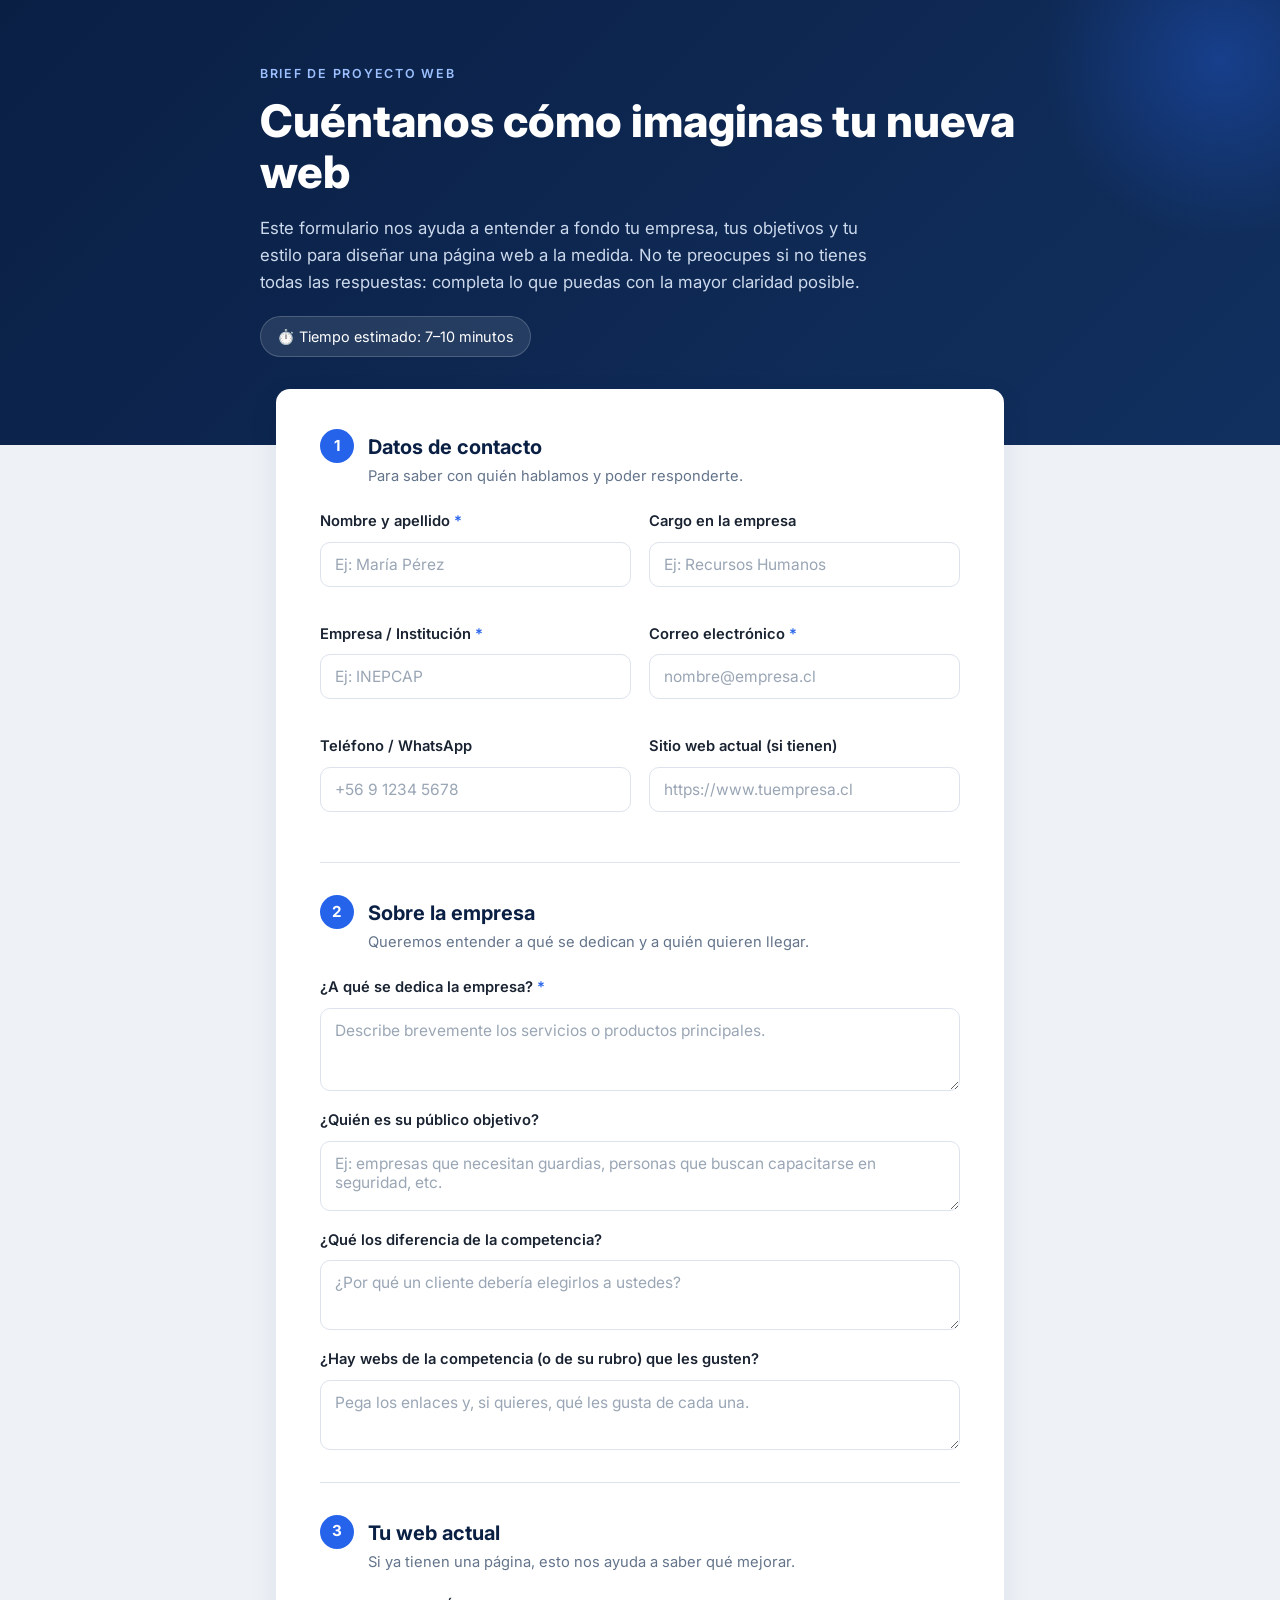
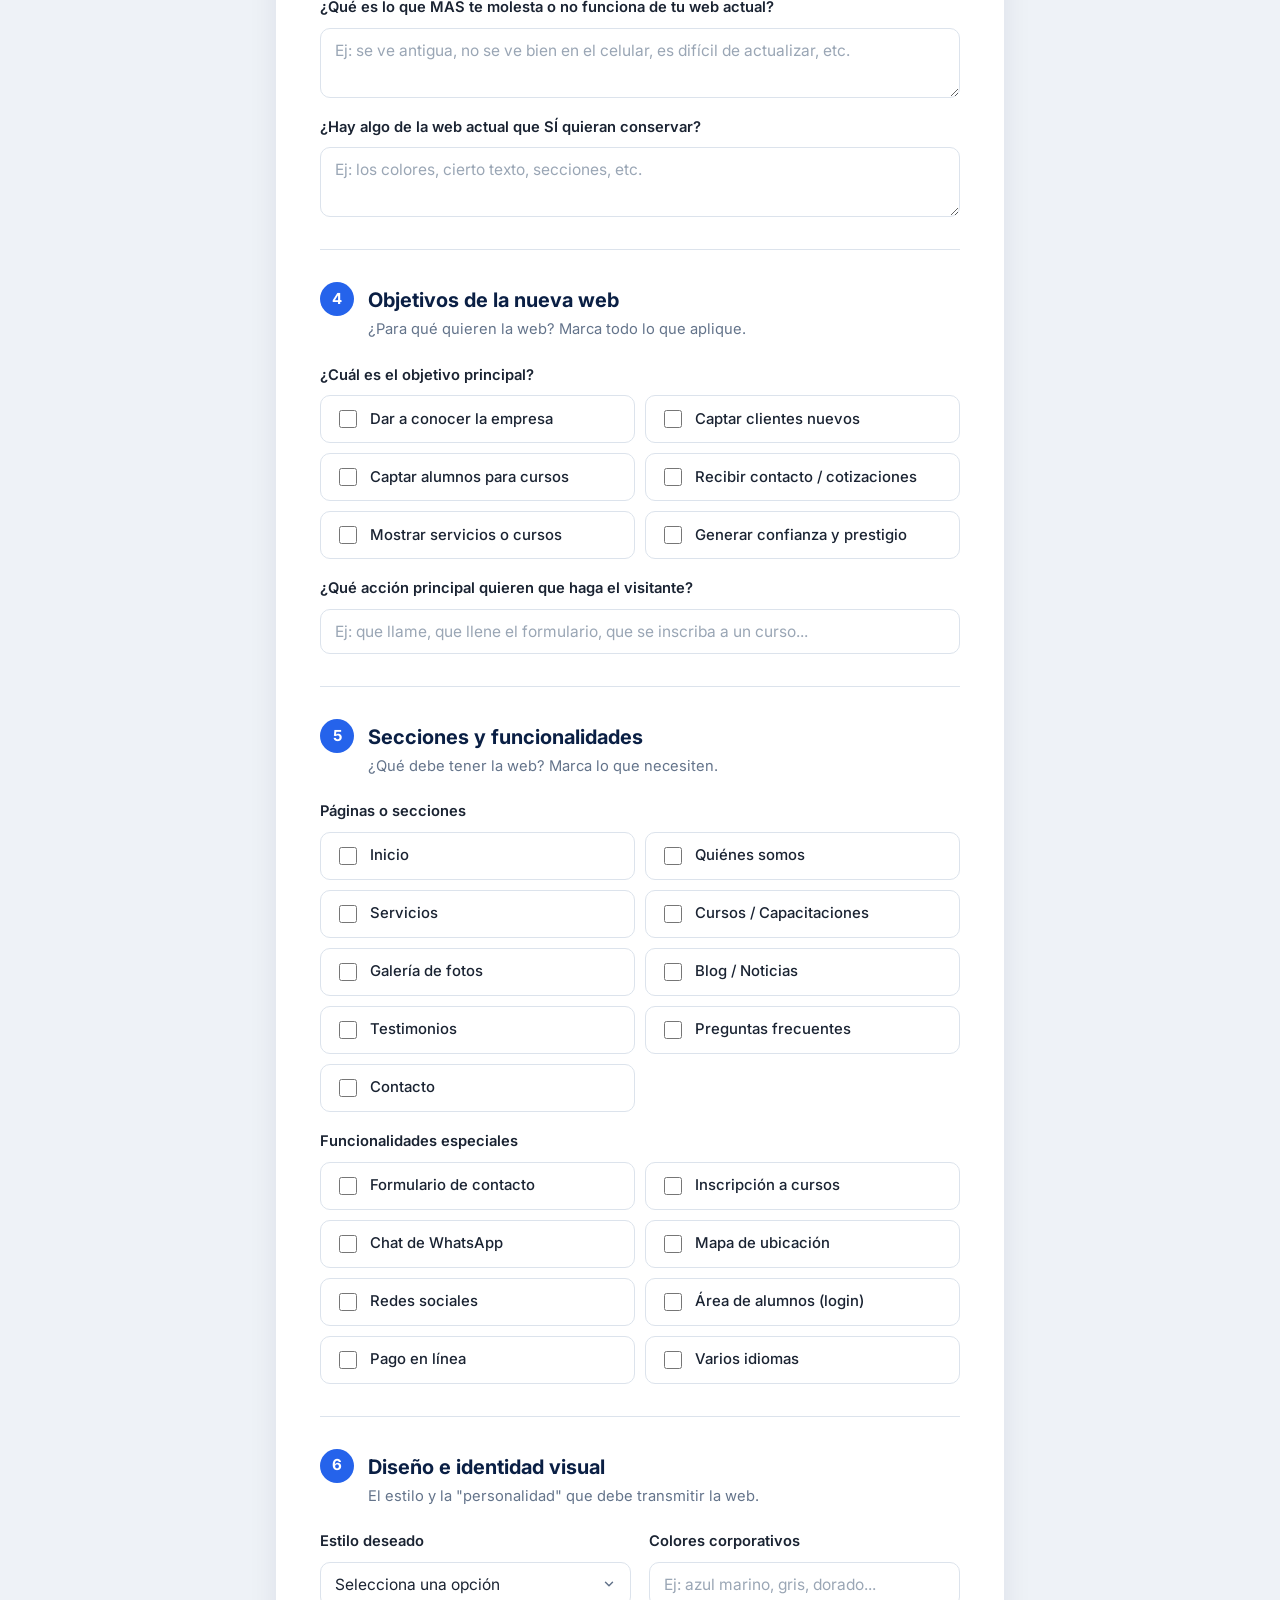
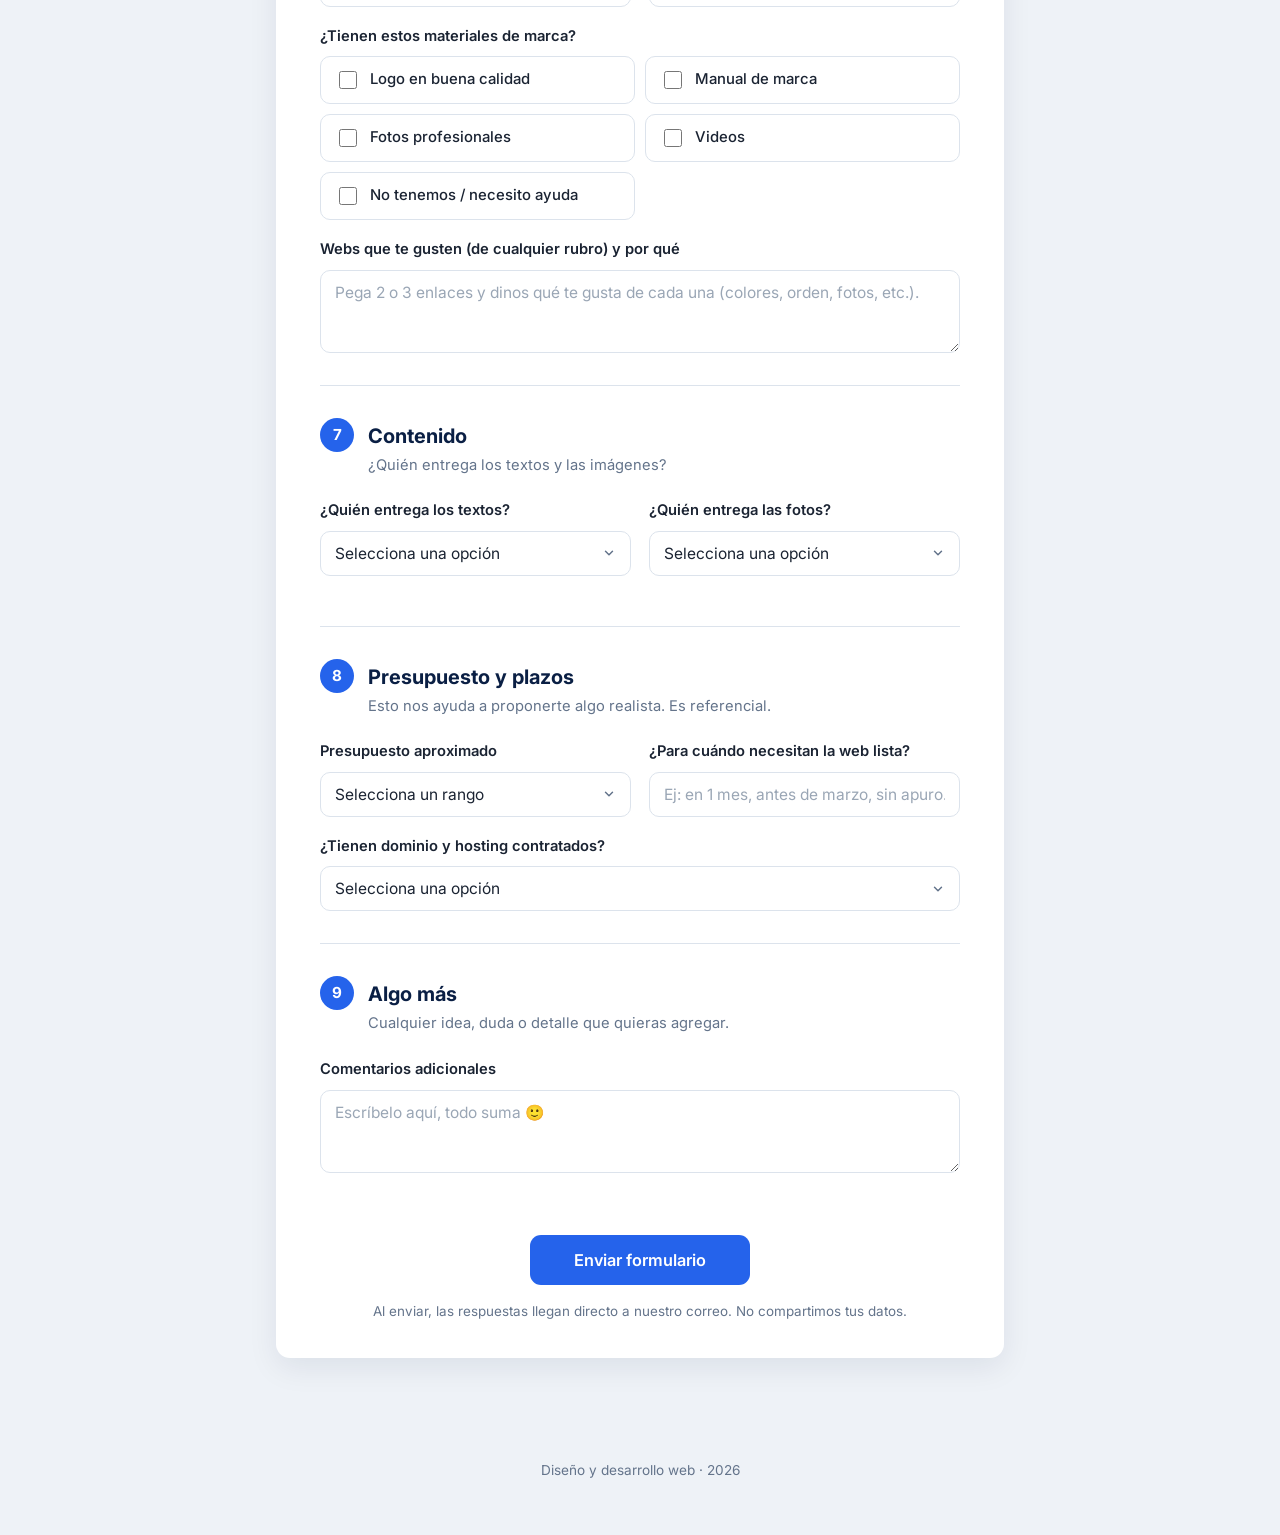
<file: index.html>
<!DOCTYPE html>
<html lang="es">
<head>
  <meta charset="UTF-8" />
  <meta name="viewport" content="width=device-width, initial-scale=1.0" />
  <meta name="description" content="Brief de diseño web — cuéntanos sobre tu proyecto para diseñar la web ideal para tu empresa." />
  <title>Brief de Diseño Web</title>
  <link rel="preconnect" href="https://fonts.googleapis.com" />
  <link rel="preconnect" href="https://fonts.gstatic.com" crossorigin />
  <link href="https://fonts.googleapis.com/css2?family=Inter:wght@400;500;600;700;800&display=swap" rel="stylesheet" />
  <link rel="stylesheet" href="styles.css" />
</head>
<body>
  <!-- ===== Encabezado ===== -->
  <header class="hero">
    <div class="hero__inner">
      <p class="hero__eyebrow">Brief de proyecto web</p>
      <h1 class="hero__title">Cuéntanos cómo imaginas tu nueva web</h1>
      <p class="hero__subtitle">
        Este formulario nos ayuda a entender a fondo tu empresa, tus objetivos y tu estilo
        para diseñar una página web a la medida. No te preocupes si no tienes todas las
        respuestas: completa lo que puedas con la mayor claridad posible.
      </p>
      <p class="hero__time">⏱️ Tiempo estimado: 7–10 minutos</p>
    </div>
  </header>

  <main class="container">
    <form id="briefForm" class="form" novalidate>
      <!-- Campos especiales de Web3Forms -->
      <!-- 👉 IMPORTANTE: reemplaza el valor de abajo por TU access key de https://web3forms.com -->
      <input type="hidden" name="access_key" value="11aa802f-81ee-4cd4-90ea-7e27ccbe42a5" />
      <input type="hidden" name="subject" value="Nuevo brief de diseño web 🎨" />
      <input type="hidden" name="from_name" value="Formulario Brief Web" />
      <!-- Honeypot anti-spam: debe quedar vacío -->
      <input type="checkbox" name="botcheck" class="hidden" style="display:none" tabindex="-1" autocomplete="off" />

      <!-- ===== Sección 1: Datos de contacto ===== -->
      <section class="section">
        <div class="section__head">
          <span class="section__num">1</span>
          <div>
            <h2 class="section__title">Datos de contacto</h2>
            <p class="section__desc">Para saber con quién hablamos y poder responderte.</p>
          </div>
        </div>

        <div class="grid">
          <div class="field">
            <label for="nombre">Nombre y apellido <span class="req">*</span></label>
            <input id="nombre" name="Nombre de contacto" type="text" placeholder="Ej: María Pérez" required />
          </div>
          <div class="field">
            <label for="cargo">Cargo en la empresa</label>
            <input id="cargo" name="Cargo" type="text" placeholder="Ej: Recursos Humanos" />
          </div>
          <div class="field">
            <label for="empresa">Empresa / Institución <span class="req">*</span></label>
            <input id="empresa" name="Empresa" type="text" placeholder="Ej: INEPCAP" required />
          </div>
          <div class="field">
            <label for="email">Correo electrónico <span class="req">*</span></label>
            <input id="email" name="email" type="email" placeholder="nombre@empresa.cl" required />
          </div>
          <div class="field">
            <label for="telefono">Teléfono / WhatsApp</label>
            <input id="telefono" name="Telefono" type="tel" placeholder="+56 9 1234 5678" />
          </div>
          <div class="field">
            <label for="web">Sitio web actual (si tienen)</label>
            <input id="web" name="Sitio web actual" type="text" placeholder="https://www.tuempresa.cl" />
          </div>
        </div>
      </section>

      <!-- ===== Sección 2: Sobre la empresa ===== -->
      <section class="section">
        <div class="section__head">
          <span class="section__num">2</span>
          <div>
            <h2 class="section__title">Sobre la empresa</h2>
            <p class="section__desc">Queremos entender a qué se dedican y a quién quieren llegar.</p>
          </div>
        </div>

        <div class="field">
          <label for="rubro">¿A qué se dedica la empresa? <span class="req">*</span></label>
          <textarea id="rubro" name="A que se dedica" rows="3" placeholder="Describe brevemente los servicios o productos principales." required></textarea>
        </div>

        <div class="field">
          <label for="publico">¿Quién es su público objetivo?</label>
          <textarea id="publico" name="Publico objetivo" rows="2" placeholder="Ej: empresas que necesitan guardias, personas que buscan capacitarse en seguridad, etc."></textarea>
        </div>

        <div class="field">
          <label for="diferencia">¿Qué los diferencia de la competencia?</label>
          <textarea id="diferencia" name="Diferencia con la competencia" rows="2" placeholder="¿Por qué un cliente debería elegirlos a ustedes?"></textarea>
        </div>

        <div class="field">
          <label for="competencia">¿Hay webs de la competencia (o de su rubro) que les gusten?</label>
          <textarea id="competencia" name="Webs de competencia que gustan" rows="2" placeholder="Pega los enlaces y, si quieres, qué les gusta de cada una."></textarea>
        </div>
      </section>

      <!-- ===== Sección 3: La web actual ===== -->
      <section class="section">
        <div class="section__head">
          <span class="section__num">3</span>
          <div>
            <h2 class="section__title">Tu web actual</h2>
            <p class="section__desc">Si ya tienen una página, esto nos ayuda a saber qué mejorar.</p>
          </div>
        </div>

        <div class="field">
          <label for="molesta">¿Qué es lo que MÁS te molesta o no funciona de tu web actual?</label>
          <textarea id="molesta" name="Que molesta de la web actual" rows="2" placeholder="Ej: se ve antigua, no se ve bien en el celular, es difícil de actualizar, etc."></textarea>
        </div>

        <div class="field">
          <label for="rescatar">¿Hay algo de la web actual que SÍ quieran conservar?</label>
          <textarea id="rescatar" name="Que conservar de la web actual" rows="2" placeholder="Ej: los colores, cierto texto, secciones, etc."></textarea>
        </div>
      </section>

      <!-- ===== Sección 4: Objetivos ===== -->
      <section class="section">
        <div class="section__head">
          <span class="section__num">4</span>
          <div>
            <h2 class="section__title">Objetivos de la nueva web</h2>
            <p class="section__desc">¿Para qué quieren la web? Marca todo lo que aplique.</p>
          </div>
        </div>

        <div class="field">
          <span class="group-label">¿Cuál es el objetivo principal?</span>
          <div class="checks">
            <label class="check"><input type="checkbox" name="Objetivos" value="Dar a conocer la empresa (imagen / presencia)" /> <span>Dar a conocer la empresa</span></label>
            <label class="check"><input type="checkbox" name="Objetivos" value="Captar clientes nuevos" /> <span>Captar clientes nuevos</span></label>
            <label class="check"><input type="checkbox" name="Objetivos" value="Captar alumnos para cursos" /> <span>Captar alumnos para cursos</span></label>
            <label class="check"><input type="checkbox" name="Objetivos" value="Recibir solicitudes de contacto / cotización" /> <span>Recibir contacto / cotizaciones</span></label>
            <label class="check"><input type="checkbox" name="Objetivos" value="Mostrar servicios o cursos" /> <span>Mostrar servicios o cursos</span></label>
            <label class="check"><input type="checkbox" name="Objetivos" value="Generar confianza / profesionalismo" /> <span>Generar confianza y prestigio</span></label>
          </div>
        </div>

        <div class="field">
          <label for="accion">¿Qué acción principal quieren que haga el visitante?</label>
          <input id="accion" name="Accion deseada del visitante" type="text" placeholder="Ej: que llame, que llene el formulario, que se inscriba a un curso..." />
        </div>
      </section>

      <!-- ===== Sección 5: Secciones y funcionalidades ===== -->
      <section class="section">
        <div class="section__head">
          <span class="section__num">5</span>
          <div>
            <h2 class="section__title">Secciones y funcionalidades</h2>
            <p class="section__desc">¿Qué debe tener la web? Marca lo que necesiten.</p>
          </div>
        </div>

        <div class="field">
          <span class="group-label">Páginas o secciones</span>
          <div class="checks">
            <label class="check"><input type="checkbox" name="Secciones" value="Inicio" /> <span>Inicio</span></label>
            <label class="check"><input type="checkbox" name="Secciones" value="Quiénes somos / Nosotros" /> <span>Quiénes somos</span></label>
            <label class="check"><input type="checkbox" name="Secciones" value="Servicios" /> <span>Servicios</span></label>
            <label class="check"><input type="checkbox" name="Secciones" value="Cursos / Capacitaciones" /> <span>Cursos / Capacitaciones</span></label>
            <label class="check"><input type="checkbox" name="Secciones" value="Galería de fotos" /> <span>Galería de fotos</span></label>
            <label class="check"><input type="checkbox" name="Secciones" value="Blog / Noticias" /> <span>Blog / Noticias</span></label>
            <label class="check"><input type="checkbox" name="Secciones" value="Testimonios" /> <span>Testimonios</span></label>
            <label class="check"><input type="checkbox" name="Secciones" value="Preguntas frecuentes" /> <span>Preguntas frecuentes</span></label>
            <label class="check"><input type="checkbox" name="Secciones" value="Contacto" /> <span>Contacto</span></label>
          </div>
        </div>

        <div class="field">
          <span class="group-label">Funcionalidades especiales</span>
          <div class="checks">
            <label class="check"><input type="checkbox" name="Funcionalidades" value="Formulario de contacto" /> <span>Formulario de contacto</span></label>
            <label class="check"><input type="checkbox" name="Funcionalidades" value="Inscripción a cursos en línea" /> <span>Inscripción a cursos</span></label>
            <label class="check"><input type="checkbox" name="Funcionalidades" value="Botón / chat de WhatsApp" /> <span>Chat de WhatsApp</span></label>
            <label class="check"><input type="checkbox" name="Funcionalidades" value="Mapa de ubicación" /> <span>Mapa de ubicación</span></label>
            <label class="check"><input type="checkbox" name="Funcionalidades" value="Integración con redes sociales" /> <span>Redes sociales</span></label>
            <label class="check"><input type="checkbox" name="Funcionalidades" value="Área de alumnos / login" /> <span>Área de alumnos (login)</span></label>
            <label class="check"><input type="checkbox" name="Funcionalidades" value="Pago en línea" /> <span>Pago en línea</span></label>
            <label class="check"><input type="checkbox" name="Funcionalidades" value="Sitio en varios idiomas" /> <span>Varios idiomas</span></label>
          </div>
        </div>
      </section>

      <!-- ===== Sección 6: Diseño e identidad ===== -->
      <section class="section">
        <div class="section__head">
          <span class="section__num">6</span>
          <div>
            <h2 class="section__title">Diseño e identidad visual</h2>
            <p class="section__desc">El estilo y la "personalidad" que debe transmitir la web.</p>
          </div>
        </div>

        <div class="grid">
          <div class="field">
            <label for="estilo">Estilo deseado</label>
            <select id="estilo" name="Estilo deseado">
              <option value="" disabled selected>Selecciona una opción</option>
              <option>Moderno y minimalista</option>
              <option>Corporativo y serio</option>
              <option>Profesional con autoridad (seguridad)</option>
              <option>Cercano y amigable</option>
              <option>Elegante / premium</option>
              <option>Aún no lo tengo claro</option>
            </select>
          </div>
          <div class="field">
            <label for="colores">Colores corporativos</label>
            <input id="colores" name="Colores corporativos" type="text" placeholder="Ej: azul marino, gris, dorado..." />
          </div>
        </div>

        <div class="field">
          <span class="group-label">¿Tienen estos materiales de marca?</span>
          <div class="checks">
            <label class="check"><input type="checkbox" name="Materiales de marca" value="Logo en buena calidad" /> <span>Logo en buena calidad</span></label>
            <label class="check"><input type="checkbox" name="Materiales de marca" value="Manual de marca" /> <span>Manual de marca</span></label>
            <label class="check"><input type="checkbox" name="Materiales de marca" value="Fotos profesionales" /> <span>Fotos profesionales</span></label>
            <label class="check"><input type="checkbox" name="Materiales de marca" value="Videos" /> <span>Videos</span></label>
            <label class="check"><input type="checkbox" name="Materiales de marca" value="No tenemos, necesitamos ayuda" /> <span>No tenemos / necesito ayuda</span></label>
          </div>
        </div>

        <div class="field">
          <label for="referencias">Webs que te gusten (de cualquier rubro) y por qué</label>
          <textarea id="referencias" name="Webs de referencia" rows="3" placeholder="Pega 2 o 3 enlaces y dinos qué te gusta de cada una (colores, orden, fotos, etc.)."></textarea>
        </div>
      </section>

      <!-- ===== Sección 7: Contenido ===== -->
      <section class="section">
        <div class="section__head">
          <span class="section__num">7</span>
          <div>
            <h2 class="section__title">Contenido</h2>
            <p class="section__desc">¿Quién entrega los textos y las imágenes?</p>
          </div>
        </div>

        <div class="grid">
          <div class="field">
            <label for="textos">¿Quién entrega los textos?</label>
            <select id="textos" name="Quien entrega los textos">
              <option value="" disabled selected>Selecciona una opción</option>
              <option>Nosotros entregamos los textos</option>
              <option>Tenemos parte, necesitamos ayuda con el resto</option>
              <option>Necesitamos que ustedes los redacten</option>
            </select>
          </div>
          <div class="field">
            <label for="fotos">¿Quién entrega las fotos?</label>
            <select id="fotos" name="Quien entrega las fotos">
              <option value="" disabled selected>Selecciona una opción</option>
              <option>Nosotros entregamos las fotos</option>
              <option>Tenemos algunas, faltan más</option>
              <option>Necesitamos fotos / banco de imágenes</option>
            </select>
          </div>
        </div>
      </section>

      <!-- ===== Sección 8: Presupuesto y plazos ===== -->
      <section class="section">
        <div class="section__head">
          <span class="section__num">8</span>
          <div>
            <h2 class="section__title">Presupuesto y plazos</h2>
            <p class="section__desc">Esto nos ayuda a proponerte algo realista. Es referencial.</p>
          </div>
        </div>

        <div class="grid">
          <div class="field">
            <label for="presupuesto">Presupuesto aproximado</label>
            <select id="presupuesto" name="Presupuesto aproximado">
              <option value="" disabled selected>Selecciona un rango</option>
              <option>Menos de $300.000 CLP</option>
              <option>$300.000 – $600.000 CLP</option>
              <option>$600.000 – $1.000.000 CLP</option>
              <option>$1.000.000 – $2.000.000 CLP</option>
              <option>Más de $2.000.000 CLP</option>
              <option>Aún no lo tengo definido</option>
            </select>
          </div>
          <div class="field">
            <label for="plazo">¿Para cuándo necesitan la web lista?</label>
            <input id="plazo" name="Plazo deseado" type="text" placeholder="Ej: en 1 mes, antes de marzo, sin apuro..." />
          </div>
        </div>

        <div class="field">
          <label for="hosting">¿Tienen dominio y hosting contratados?</label>
          <select id="hosting" name="Dominio y hosting">
            <option value="" disabled selected>Selecciona una opción</option>
            <option>Sí, tenemos dominio y hosting</option>
            <option>Tenemos solo el dominio</option>
            <option>No tenemos, necesitamos ayuda</option>
            <option>No sé qué es eso</option>
          </select>
        </div>
      </section>

      <!-- ===== Sección 9: Comentarios ===== -->
      <section class="section">
        <div class="section__head">
          <span class="section__num">9</span>
          <div>
            <h2 class="section__title">Algo más</h2>
            <p class="section__desc">Cualquier idea, duda o detalle que quieras agregar.</p>
          </div>
        </div>

        <div class="field">
          <label for="comentarios">Comentarios adicionales</label>
          <textarea id="comentarios" name="Comentarios adicionales" rows="3" placeholder="Escríbelo aquí, todo suma 🙂"></textarea>
        </div>
      </section>

      <!-- ===== Acciones ===== -->
      <div class="form__footer">
        <p id="formError" class="form__error" role="alert" hidden></p>
        <button type="submit" class="btn" id="submitBtn">
          <span class="btn__text">Enviar formulario</span>
          <span class="btn__spinner" aria-hidden="true"></span>
        </button>
        <p class="form__note">Al enviar, las respuestas llegan directo a nuestro correo. No compartimos tus datos.</p>
      </div>
    </form>

    <!-- ===== Pantalla de éxito ===== -->
    <div id="successPanel" class="success" hidden>
      <div class="success__icon">✓</div>
      <h2 class="success__title">¡Gracias! Recibimos tu brief 🎉</h2>
      <p class="success__text">
        Revisaremos tus respuestas con calma y te contactaremos a la brevedad para dar el
        siguiente paso. Si necesitas agregar algo, escríbenos cuando quieras.
      </p>
    </div>
  </main>

  <footer class="footer">
    <p>Diseño y desarrollo web · <span id="year"></span></p>
  </footer>

  <script src="script.js"></script>
</body>
</html>
</file>
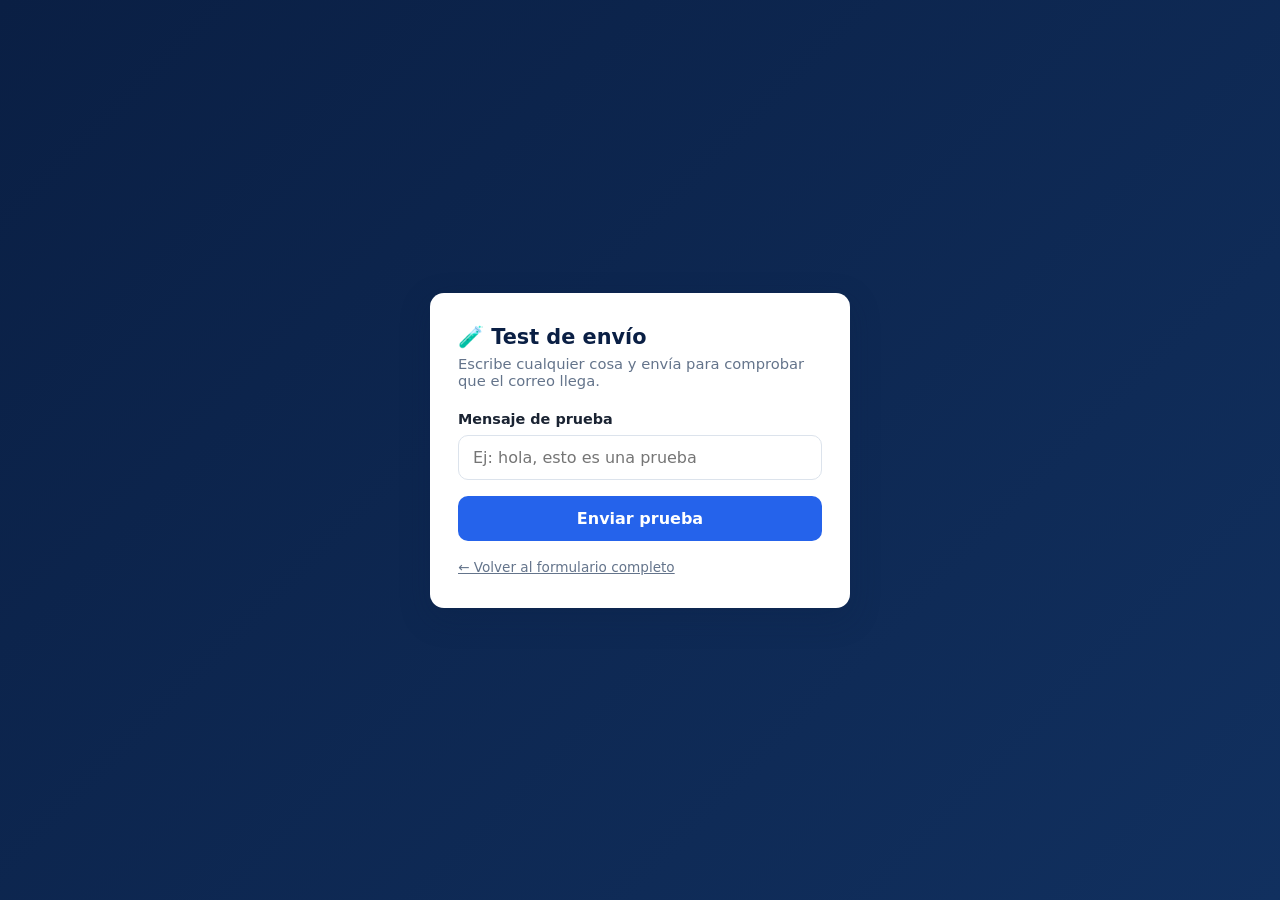
<file: testform/index.html>
<!DOCTYPE html>
<html lang="es">
<head>
  <meta charset="UTF-8" />
  <meta name="viewport" content="width=device-width, initial-scale=1.0" />
  <title>Test de envío — Formulario</title>
  <style>
    * { box-sizing: border-box; }
    body {
      margin: 0;
      min-height: 100vh;
      display: grid;
      place-items: center;
      padding: 24px;
      font-family: "Inter", system-ui, -apple-system, "Segoe UI", Roboto, sans-serif;
      background: linear-gradient(135deg, #0a1f44 0%, #11305f 100%);
      color: #1a2332;
    }
    .card {
      background: #fff;
      width: 100%;
      max-width: 420px;
      border-radius: 14px;
      box-shadow: 0 10px 30px rgba(10, 31, 68, 0.25);
      padding: 32px 28px;
    }
    h1 { font-size: 1.3rem; margin: 0 0 6px; color: #0a1f44; }
    p.sub { margin: 0 0 22px; color: #64748b; font-size: 0.92rem; }
    label { display: block; font-weight: 600; font-size: 0.9rem; margin-bottom: 8px; }
    input[type="text"] {
      width: 100%;
      padding: 12px 14px;
      border: 1.5px solid #dce3ec;
      border-radius: 10px;
      font-size: 1rem;
      font-family: inherit;
    }
    input[type="text"]:focus {
      outline: none;
      border-color: #2563eb;
      box-shadow: 0 0 0 3px rgba(37, 99, 235, 0.14);
    }
    button {
      width: 100%;
      margin-top: 16px;
      padding: 13px;
      background: #2563eb;
      color: #fff;
      border: none;
      border-radius: 10px;
      font-size: 1rem;
      font-weight: 600;
      font-family: inherit;
      cursor: pointer;
    }
    button:hover { background: #1d4ed8; }
    button:disabled { opacity: 0.7; cursor: not-allowed; }
    .msg { margin-top: 16px; font-size: 0.9rem; padding: 12px 14px; border-radius: 10px; display: none; }
    .msg.ok { display: block; background: #f0fdf4; color: #16a34a; border: 1px solid #bbf7d0; }
    .msg.err { display: block; background: #fef2f2; color: #dc2626; border: 1px solid #fecaca; }
    a.back { display: inline-block; margin-top: 18px; color: #64748b; font-size: 0.85rem; }
  </style>
</head>
<body>
  <div class="card">
    <h1>🧪 Test de envío</h1>
    <p class="sub">Escribe cualquier cosa y envía para comprobar que el correo llega.</p>

    <form id="testForm">
      <input type="hidden" name="access_key" value="11aa802f-81ee-4cd4-90ea-7e27ccbe42a5" />
      <input type="hidden" name="subject" value="🧪 PRUEBA de envío (testform)" />
      <input type="hidden" name="from_name" value="Test Form" />
      <input type="checkbox" name="botcheck" style="display:none" tabindex="-1" autocomplete="off" />

      <label for="mensaje">Mensaje de prueba</label>
      <input id="mensaje" name="Mensaje de prueba" type="text" placeholder="Ej: hola, esto es una prueba" required />

      <button type="submit" id="btn">Enviar prueba</button>
    </form>

    <div id="msg" class="msg"></div>
    <a class="back" href="../index.html">← Volver al formulario completo</a>
  </div>

  <script>
    const form = document.getElementById("testForm");
    const btn = document.getElementById("btn");
    const msg = document.getElementById("msg");

    form.addEventListener("submit", async (e) => {
      e.preventDefault();
      msg.className = "msg";
      btn.disabled = true;
      btn.textContent = "Enviando...";

      const data = Object.fromEntries(new FormData(form).entries());
      delete data.botcheck;

      try {
        const res = await fetch("https://api.web3forms.com/submit", {
          method: "POST",
          headers: { "Content-Type": "application/json", Accept: "application/json" },
          body: JSON.stringify(data),
        });
        const result = await res.json();
        if (res.ok && result.success) {
          msg.className = "msg ok";
          msg.textContent = "✅ ¡Enviado! Revisa tu correo (mira también en spam el primer envío).";
          form.reset();
        } else {
          throw new Error(result.message || "Error desconocido");
        }
      } catch (err) {
        msg.className = "msg err";
        msg.textContent = "❌ No se pudo enviar: " + err.message;
      } finally {
        btn.disabled = false;
        btn.textContent = "Enviar prueba";
      }
    });
  </script>
</body>
</html>
</file>
<file: styles.css>
/* ===== Variables ===== */
:root {
  --navy: #0a1f44;
  --navy-700: #11305f;
  --accent: #2563eb;
  --accent-dark: #1d4ed8;
  --bg: #eef2f7;
  --card: #ffffff;
  --text: #1a2332;
  --muted: #64748b;
  --line: #dce3ec;
  --ok: #16a34a;
  --err: #dc2626;
  --radius: 14px;
  --shadow: 0 10px 30px rgba(10, 31, 68, 0.08);
}

/* ===== Reset ===== */
*,
*::before,
*::after {
  box-sizing: border-box;
}

html {
  scroll-behavior: smooth;
}

body {
  margin: 0;
  font-family: "Inter", system-ui, -apple-system, "Segoe UI", Roboto, sans-serif;
  color: var(--text);
  background: var(--bg);
  line-height: 1.6;
  -webkit-font-smoothing: antialiased;
}

/* ===== Hero ===== */
.hero {
  background: linear-gradient(135deg, var(--navy) 0%, var(--navy-700) 100%);
  color: #fff;
  padding: 64px 24px 88px;
  position: relative;
  overflow: hidden;
}

.hero::after {
  content: "";
  position: absolute;
  right: -120px;
  top: -120px;
  width: 360px;
  height: 360px;
  background: radial-gradient(circle, rgba(37, 99, 235, 0.35), transparent 70%);
  border-radius: 50%;
}

.hero__inner {
  max-width: 760px;
  margin: 0 auto;
  position: relative;
  z-index: 1;
}

.hero__eyebrow {
  text-transform: uppercase;
  letter-spacing: 0.14em;
  font-size: 0.78rem;
  font-weight: 600;
  color: #9cc0ff;
  margin: 0 0 12px;
}

.hero__title {
  font-size: clamp(1.8rem, 4.5vw, 2.8rem);
  font-weight: 800;
  line-height: 1.15;
  margin: 0 0 16px;
}

.hero__subtitle {
  font-size: 1.05rem;
  color: #cdd9ec;
  margin: 0 0 20px;
  max-width: 640px;
}

.hero__time {
  display: inline-block;
  background: rgba(255, 255, 255, 0.1);
  border: 1px solid rgba(255, 255, 255, 0.18);
  padding: 8px 16px;
  border-radius: 999px;
  font-size: 0.9rem;
  margin: 0;
}

/* ===== Layout ===== */
.container {
  max-width: 760px;
  margin: -56px auto 0;
  padding: 0 16px 64px;
  position: relative;
  z-index: 2;
}

.form {
  background: var(--card);
  border-radius: var(--radius);
  box-shadow: var(--shadow);
  padding: 8px clamp(20px, 4vw, 44px) 36px;
}

/* ===== Secciones ===== */
.section {
  padding: 32px 0;
  border-bottom: 1px solid var(--line);
}

.section:last-of-type {
  border-bottom: none;
}

.section__head {
  display: flex;
  align-items: flex-start;
  gap: 14px;
  margin-bottom: 22px;
}

.section__num {
  flex-shrink: 0;
  width: 34px;
  height: 34px;
  border-radius: 50%;
  background: var(--accent);
  color: #fff;
  font-weight: 700;
  display: grid;
  place-items: center;
  font-size: 0.95rem;
}

.section__title {
  font-size: 1.25rem;
  font-weight: 700;
  margin: 2px 0 2px;
  color: var(--navy);
}

.section__desc {
  margin: 0;
  color: var(--muted);
  font-size: 0.92rem;
}

/* ===== Campos ===== */
.grid {
  display: grid;
  grid-template-columns: 1fr 1fr;
  gap: 18px;
}

.field {
  margin-bottom: 18px;
  display: flex;
  flex-direction: column;
}

.field:last-child {
  margin-bottom: 0;
}

label,
.group-label {
  font-weight: 600;
  font-size: 0.92rem;
  margin-bottom: 8px;
  color: var(--text);
}

.req {
  color: var(--accent);
}

input[type="text"],
input[type="email"],
input[type="tel"],
select,
textarea {
  width: 100%;
  padding: 12px 14px;
  border: 1.5px solid var(--line);
  border-radius: 10px;
  font-family: inherit;
  font-size: 0.97rem;
  color: var(--text);
  background: #fff;
  transition: border-color 0.18s, box-shadow 0.18s;
}

textarea {
  resize: vertical;
  min-height: 70px;
}

input::placeholder,
textarea::placeholder {
  color: #9aa6b5;
}

input:focus,
select:focus,
textarea:focus {
  outline: none;
  border-color: var(--accent);
  box-shadow: 0 0 0 3px rgba(37, 99, 235, 0.14);
}

input:invalid:not(:placeholder-shown),
textarea:invalid:not(:placeholder-shown) {
  border-color: var(--err);
}

select {
  appearance: none;
  background-image: url("data:image/svg+xml,%3Csvg xmlns='http://www.w3.org/2000/svg' width='14' height='14' viewBox='0 0 24 24' fill='none' stroke='%2364748b' stroke-width='2.5' stroke-linecap='round' stroke-linejoin='round'%3E%3Cpolyline points='6 9 12 15 18 9'/%3E%3C/svg%3E");
  background-repeat: no-repeat;
  background-position: right 14px center;
  padding-right: 40px;
  cursor: pointer;
}

/* ===== Checkboxes ===== */
.checks {
  display: grid;
  grid-template-columns: 1fr 1fr;
  gap: 10px;
}

.check {
  display: flex;
  align-items: center;
  gap: 10px;
  font-weight: 500;
  font-size: 0.93rem;
  padding: 11px 14px;
  border: 1.5px solid var(--line);
  border-radius: 10px;
  cursor: pointer;
  margin: 0;
  transition: border-color 0.15s, background 0.15s;
  user-select: none;
}

.check:hover {
  border-color: #b9c6d8;
  background: #f8fafc;
}

.check input {
  width: 18px;
  height: 18px;
  accent-color: var(--accent);
  flex-shrink: 0;
  cursor: pointer;
}

.check:has(input:checked) {
  border-color: var(--accent);
  background: rgba(37, 99, 235, 0.06);
}

.check span {
  line-height: 1.3;
}

/* ===== Footer del formulario ===== */
.form__footer {
  padding-top: 30px;
  text-align: center;
}

.btn {
  position: relative;
  display: inline-flex;
  align-items: center;
  justify-content: center;
  gap: 10px;
  background: var(--accent);
  color: #fff;
  border: none;
  font-family: inherit;
  font-size: 1.02rem;
  font-weight: 600;
  padding: 15px 44px;
  border-radius: 11px;
  cursor: pointer;
  transition: background 0.18s, transform 0.08s;
  min-width: 220px;
}

.btn:hover {
  background: var(--accent-dark);
}

.btn:active {
  transform: translateY(1px);
}

.btn:disabled {
  opacity: 0.7;
  cursor: not-allowed;
}

.btn__spinner {
  width: 18px;
  height: 18px;
  border: 2.5px solid rgba(255, 255, 255, 0.4);
  border-top-color: #fff;
  border-radius: 50%;
  display: none;
  animation: spin 0.7s linear infinite;
}

.btn.is-loading .btn__spinner {
  display: inline-block;
}

@keyframes spin {
  to {
    transform: rotate(360deg);
  }
}

.form__note {
  margin: 16px 0 0;
  font-size: 0.84rem;
  color: var(--muted);
}

.form__error {
  background: #fef2f2;
  color: var(--err);
  border: 1px solid #fecaca;
  padding: 12px 16px;
  border-radius: 10px;
  font-size: 0.9rem;
  margin: 0 0 18px;
  text-align: left;
}

/* ===== Pantalla de éxito ===== */
.success {
  background: var(--card);
  border-radius: var(--radius);
  box-shadow: var(--shadow);
  padding: 56px 32px;
  text-align: center;
  animation: pop 0.4s ease;
}

@keyframes pop {
  from {
    opacity: 0;
    transform: translateY(12px);
  }
  to {
    opacity: 1;
    transform: translateY(0);
  }
}

.success__icon {
  width: 72px;
  height: 72px;
  margin: 0 auto 20px;
  border-radius: 50%;
  background: var(--ok);
  color: #fff;
  font-size: 2.2rem;
  display: grid;
  place-items: center;
}

.success__title {
  color: var(--navy);
  font-size: 1.5rem;
  margin: 0 0 12px;
}

.success__text {
  color: var(--muted);
  max-width: 460px;
  margin: 0 auto;
}

/* ===== Footer ===== */
.footer {
  text-align: center;
  color: var(--muted);
  font-size: 0.85rem;
  padding: 24px 16px 40px;
}

/* ===== Responsive ===== */
@media (max-width: 560px) {
  .grid,
  .checks {
    grid-template-columns: 1fr;
  }

  .hero {
    padding: 48px 20px 80px;
  }

  .btn {
    width: 100%;
  }
}
</file>
